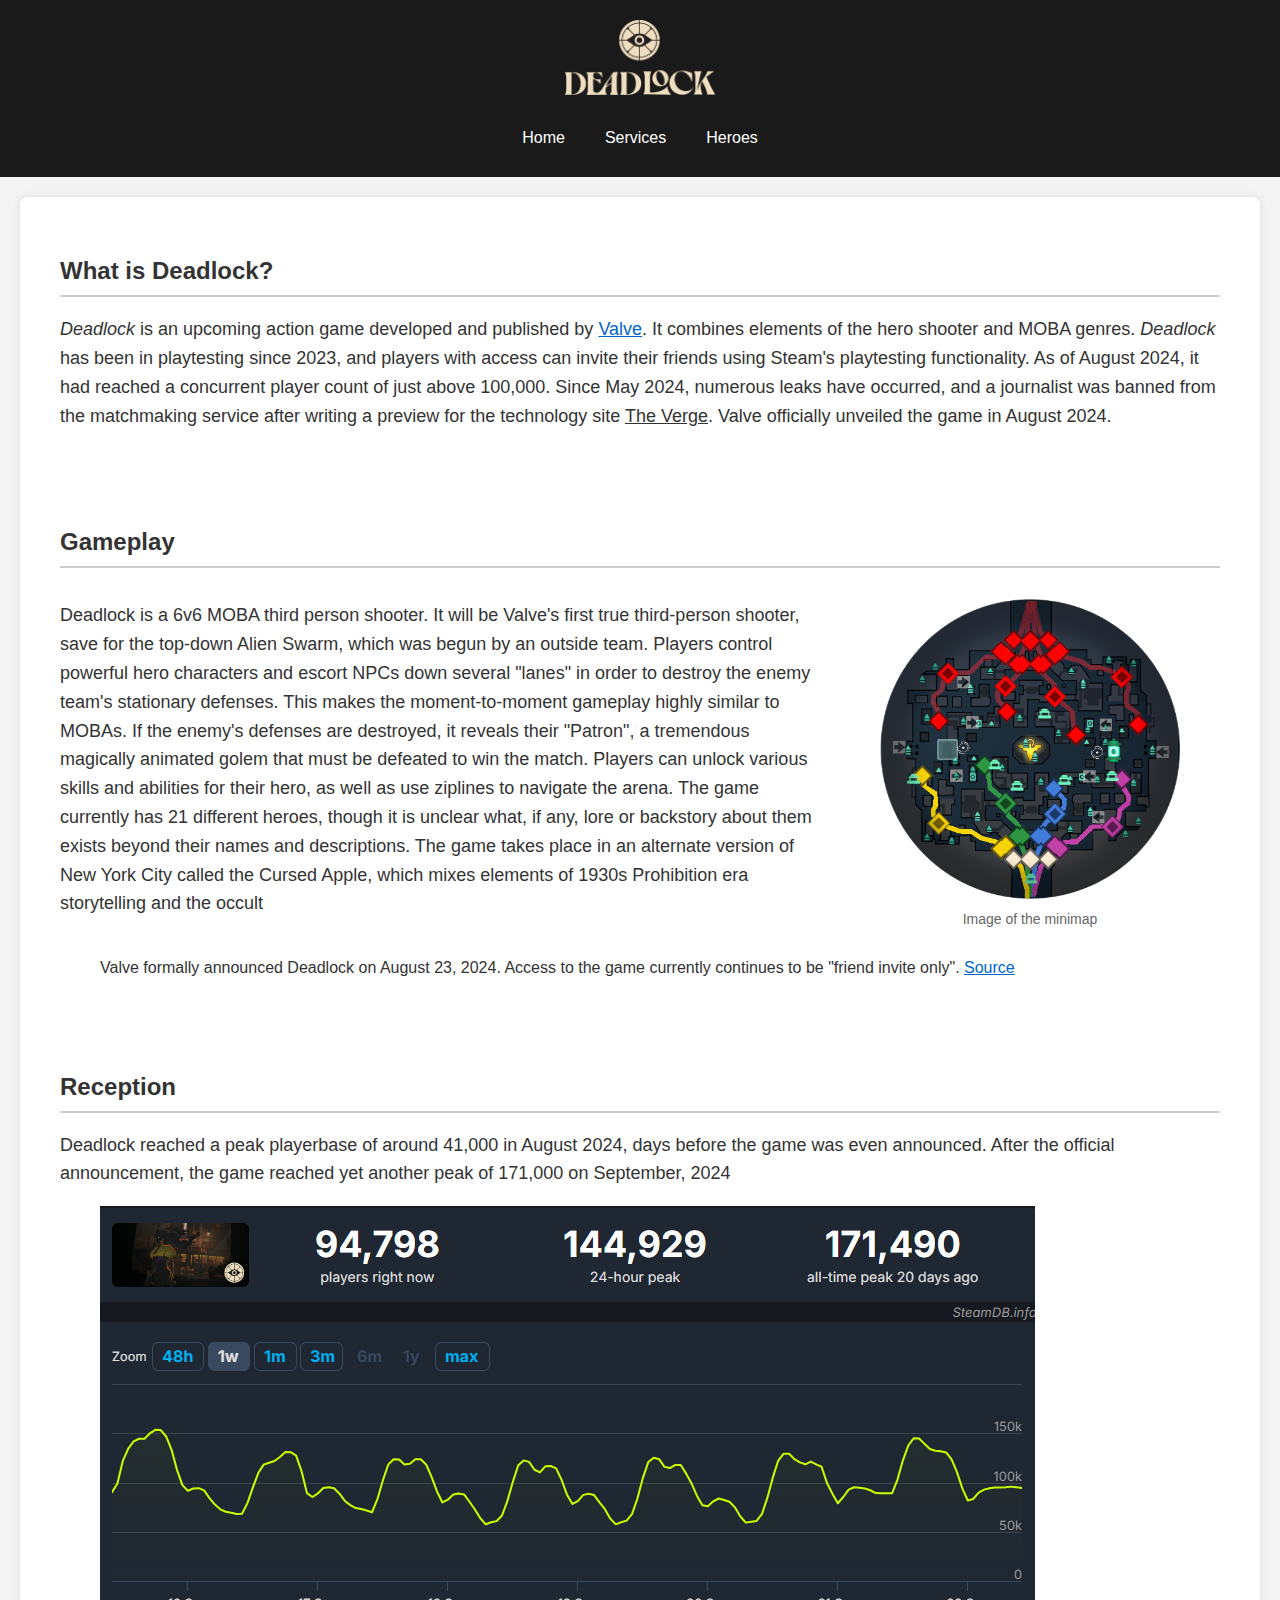
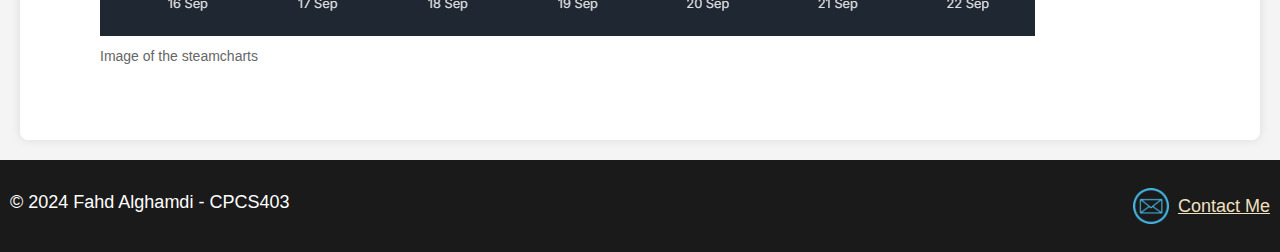
<file: HTML/index.html>
<!-- Name: Fahd Adel Alghamdi -->
<!-- ID: 2135938 -->
<!-- Section: CS1 -->
<!-- Date: 9/22/2024 -->
<!DOCTYPE html>
<html lang="en">
  <head>
    <meta charset="UTF-8" />
    <meta name="viewport" content="width=device-width, initial-scale=1.0" />
    <meta http-equiv="X-UA-Compatible" content="IE=edge" />
    <title>Deadlock Wiki</title>
    <link rel="icon" type="image/png" href="../images/website-logo.png" />
    <link rel="stylesheet" href="../CSS/styles.css" />
  </head>
  <body>
    <header>
      <a href="index.html"
        ><img src="../images/logo.png" alt="Deadlock Logo" class="logo"
      /></a>
      <!-- Navbar at the top with a dropdown list for picking a hero -->
      <nav>
        <ul>
          <li><a href="index.html">Home</a></li>
          <li><a href="services.html">Services</a></li>
          <li class="dropdown">
            <a href="./heroes/heroes.html" class="dropbtn">Heroes</a>
            <div class="dropdown-content">
              <a href="./heroes/heroes-abrams.html">Abrams</a>
              <a href="./heroes/heroes-bebop.html">Bebop</a>
              <a href="./heroes/heroes-dynamo.html">Dynamo</a>
              <a href="">To be continued...</a>
            </div>
          </li>
        </ul>
      </nav>
    </header>

    <main>
      <div>
        <section>
          <h2>What is Deadlock?</h2>
          <p>
            <i>Deadlock</i> is an upcoming action game developed and published
            by
            <a href="https://www.valvesoftware.com/en/" target="_blank">Valve</a
            >. It combines elements of the hero shooter and MOBA genres.
            <i>Deadlock</i> has been in playtesting since 2023, and players with
            access can invite their friends using Steam's playtesting
            functionality. As of August 2024, it had reached a concurrent player
            count of just above 100,000. Since May 2024, numerous leaks have
            occurred, and a journalist was banned from the matchmaking service
            after writing a preview for the technology site <u>The Verge</u>.
            Valve officially unveiled the game in August 2024.
          </p>
        </section>
      </div>

      <div>
        <section>
          <h2>Gameplay</h2>
          <div class="content-wrapper">
            <p>
              Deadlock is a 6v6 MOBA third person shooter. It will be Valve's
              first true third-person shooter, save for the top-down Alien
              Swarm, which was begun by an outside team. Players control
              powerful hero characters and escort NPCs down several "lanes" in
              order to destroy the enemy team's stationary defenses. This makes
              the moment-to-moment gameplay highly similar to MOBAs. If the
              enemy's defenses are destroyed, it reveals their "Patron", a
              tremendous magically animated golem that must be defeated to win
              the match. Players can unlock various skills and abilities for
              their hero, as well as use ziplines to navigate the arena. The
              game currently has 21 different heroes, though it is unclear what,
              if any, lore or backstory about them exists beyond their names and
              descriptions. The game takes place in an alternate version of New
              York City called the Cursed Apple, which mixes elements of 1930s
              Prohibition era storytelling and the occult
            </p>
            <figure>
              <img src="../images/map.png" alt="map" />
              <figcaption>Image of the minimap</figcaption>
            </figure>
          </div>
          <blockquote
            cite="https://www.videogamer.com/news/valve-finally-unveils-deadlock-on-steam-access-is-still-limited-to-friend-invite-via-playtesters/"
          >
            Valve formally announced Deadlock on August 23, 2024. Access to the
            game currently continues to be "friend invite only".
            <a
              href="https://www.videogamer.com/news/valve-finally-unveils-deadlock-on-steam-access-is-still-limited-to-friend-invite-via-playtesters/"
              >Source</a
            >
          </blockquote>
        </section>
      </div>
      <div>
        <section>
          <h2>Reception</h2>
          <div>
            <p>
              Deadlock reached a peak playerbase of around 41,000 in August
              2024, days before the game was even announced. After the official
              announcement, the game reached yet another peak of 171,000 on
              September, 2024
            </p>
            <figure>
              <img src="../images/reception.png" alt="reception" />
              <figcaption>Image of the steamcharts</figcaption>
            </figure>
          </div>
        </section>
      </div>
    </main>
    <footer>
      <div style="display: flex; justify-content: space-between; width: 100%">
        <p>&copy; 2024 Fahd Alghamdi - CPCS403</p>
        <a href="contact.html" style="color: rgb(239, 224, 193)"
          ><p style="display: flex; align-items: center">
            <img
              src="../images/contact.png"
              style="width: 2em; margin-right: 0.5em"
            />Contact Me
          </p></a
        >
      </div>
    </footer>
  </body>
</html>
</file>
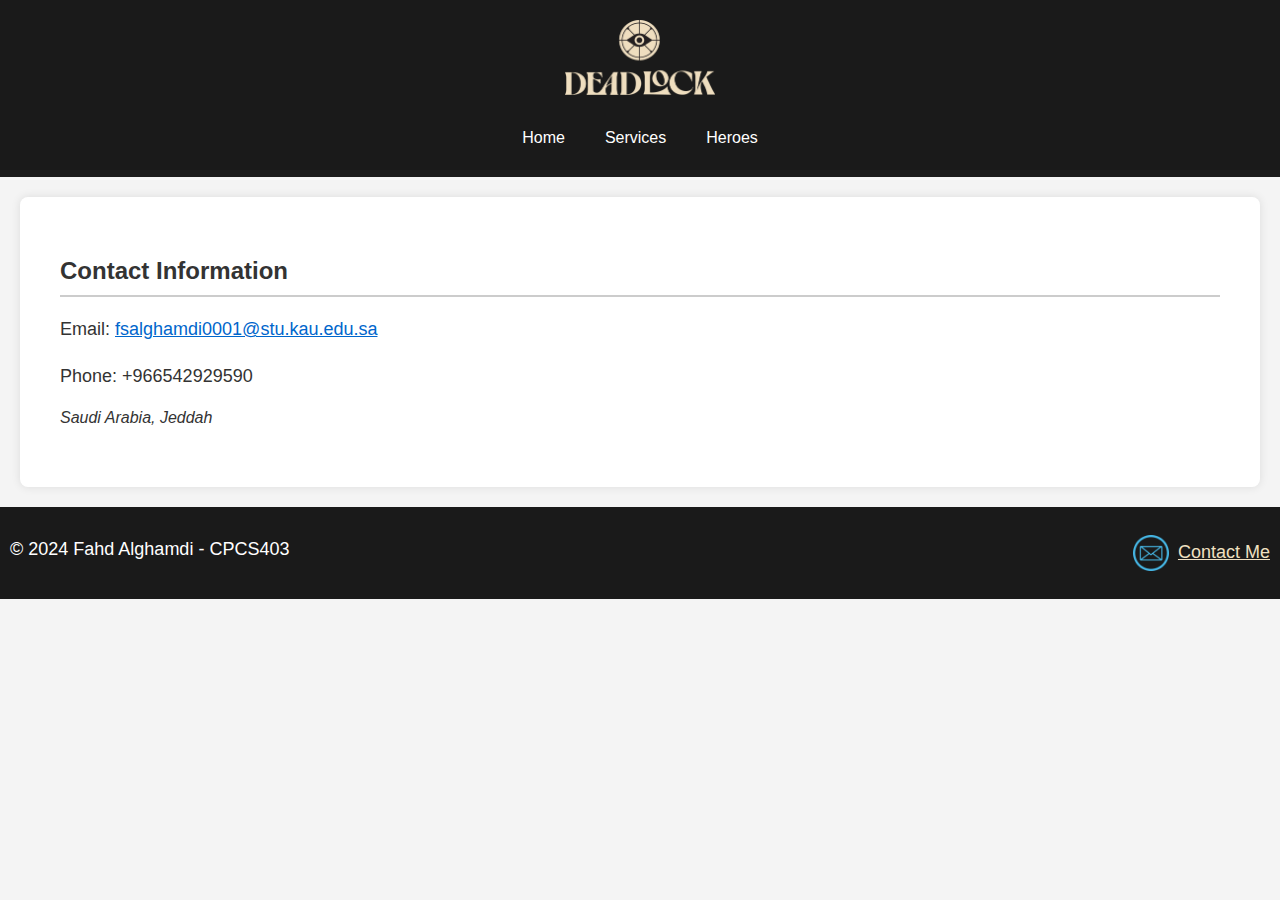
<file: HTML/contact.html>
<!-- Name: Fahd Adel Alghamdi -->
<!-- ID: 2135938 -->
<!-- Section: CS1 -->
<!-- Date: 9/22/2024 -->
<!DOCTYPE html>
<html lang="en">
  <head>
    <meta charset="UTF-8" />
    <meta name="viewport" content="width=device-width, initial-scale=1.0" />
    <meta http-equiv="X-UA-Compatible" content="IE=edge" />
    <title>Contact</title>
    <link rel="icon" type="image/png" href="../images/website-logo.png" />
    <link rel="stylesheet" href="../CSS/styles.css" />
  </head>
  <body>
    <header>
      <a href="index.html"
        ><img src="../images/logo.png" alt="Deadlock Logo" class="logo"
      /></a>
      <!-- Navbar at the top with a dropdown list for picking a hero -->
      <nav>
        <ul>
          <li><a href="index.html">Home</a></li>
          <li><a href="services.html">Services</a></li>
          <li class="dropdown">
            <a href="./heroes/heroes.html" class="dropbtn">Heroes</a>
            <div class="dropdown-content">
              <a href="./heroes/heroes-abrams.html">Abrams</a>
              <a href="./heroes/heroes-bebop.html">Bebop</a>
              <a href="./heroes/heroes-dynamo.html">Dynamo</a>
              <a href="">To be continued...</a>
            </div>
          </li>
        </ul>
      </nav>
    </header>

    <main>
      <section>
        <h2>Contact Information</h2>
        <p>
          Email:
          <a href="mailto:fsalghamdi0001@stu.kau.edu.sa"
            >fsalghamdi0001@stu.kau.edu.sa</a
          >
        </p>
        <p>Phone: +966542929590</p>
        <address>Saudi Arabia, Jeddah</address>
      </section>
    </main>
    <footer>
      <div style="display: flex; justify-content: space-between; width: 100%">
        <p>&copy; 2024 Fahd Alghamdi - CPCS403</p>
        <a href="contact.html" style="color: rgb(239, 224, 193)"
          ><p style="display: flex; align-items: center">
            <img
              src="../images/contact.png"
              style="width: 2em; margin-right: 0.5em"
            />Contact Me
          </p></a
        >
      </div>
    </footer>
  </body>
</html>
</file>
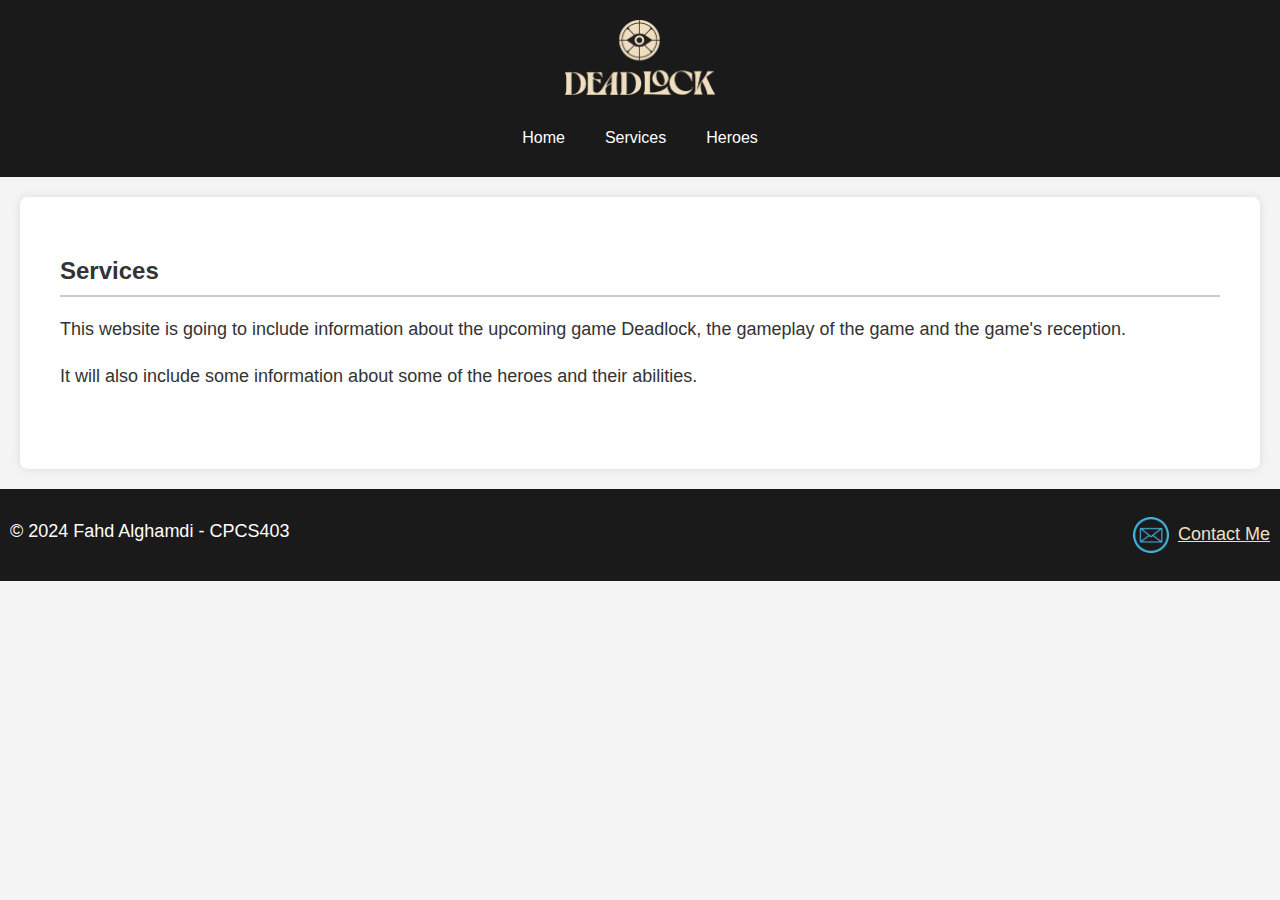
<file: HTML/services.html>
<!-- Name: Fahd Adel Alghamdi -->
<!-- ID: 2135938 -->
<!-- Section: CS1 -->
<!-- Date: 9/22/2024 -->
<!DOCTYPE html>
<html lang="en">
  <head>
    <meta charset="UTF-8" />
    <meta name="viewport" content="width=device-width, initial-scale=1.0" />
    <meta http-equiv="X-UA-Compatible" content="IE=edge" />
    <title>Services</title>
    <link rel="icon" type="image/png" href="../images/website-logo.png" />
    <link rel="stylesheet" href="../CSS/styles.css" />
  </head>
  <body>
    <header>
      <a href="index.html"
        ><img src="../images/logo.png" alt="Deadlock Logo" class="logo"
      /></a>
      <!-- Navbar at the top with a dropdown list for picking a hero -->
      <nav>
        <ul>
          <li><a href="index.html">Home</a></li>
          <li><a href="services.html">Services</a></li>
          <li class="dropdown">
            <a href="./heroes/heroes.html" class="dropbtn">Heroes</a>
            <div class="dropdown-content">
              <a href="./heroes/heroes-abrams.html">Abrams</a>
              <a href="./heroes/heroes-bebop.html">Bebop</a>
              <a href="./heroes/heroes-dynamo.html">Dynamo</a>
              <a href="">To be continued...</a>
            </div>
          </li>
        </ul>
      </nav>
    </header>

    <main>
      <section>
        <h2>Services</h2>
        <p>
          This website is going to include information about the upcoming game
          Deadlock, the gameplay of the game and the game's reception.
        </p>
        <p>
          It will also include some information about some of the heroes and
          their abilities.
        </p>
      </section>
    </main>
    <footer>
      <div style="display: flex; justify-content: space-between; width: 100%">
        <p>&copy; 2024 Fahd Alghamdi - CPCS403</p>
        <a href="contact.html" style="color: rgb(239, 224, 193)"
          ><p style="display: flex; align-items: center">
            <img
              src="../images/contact.png"
              style="width: 2em; margin-right: 0.5em"
            />Contact Me
          </p></a
        >
      </div>
    </footer>
  </body>
</html>
</file>
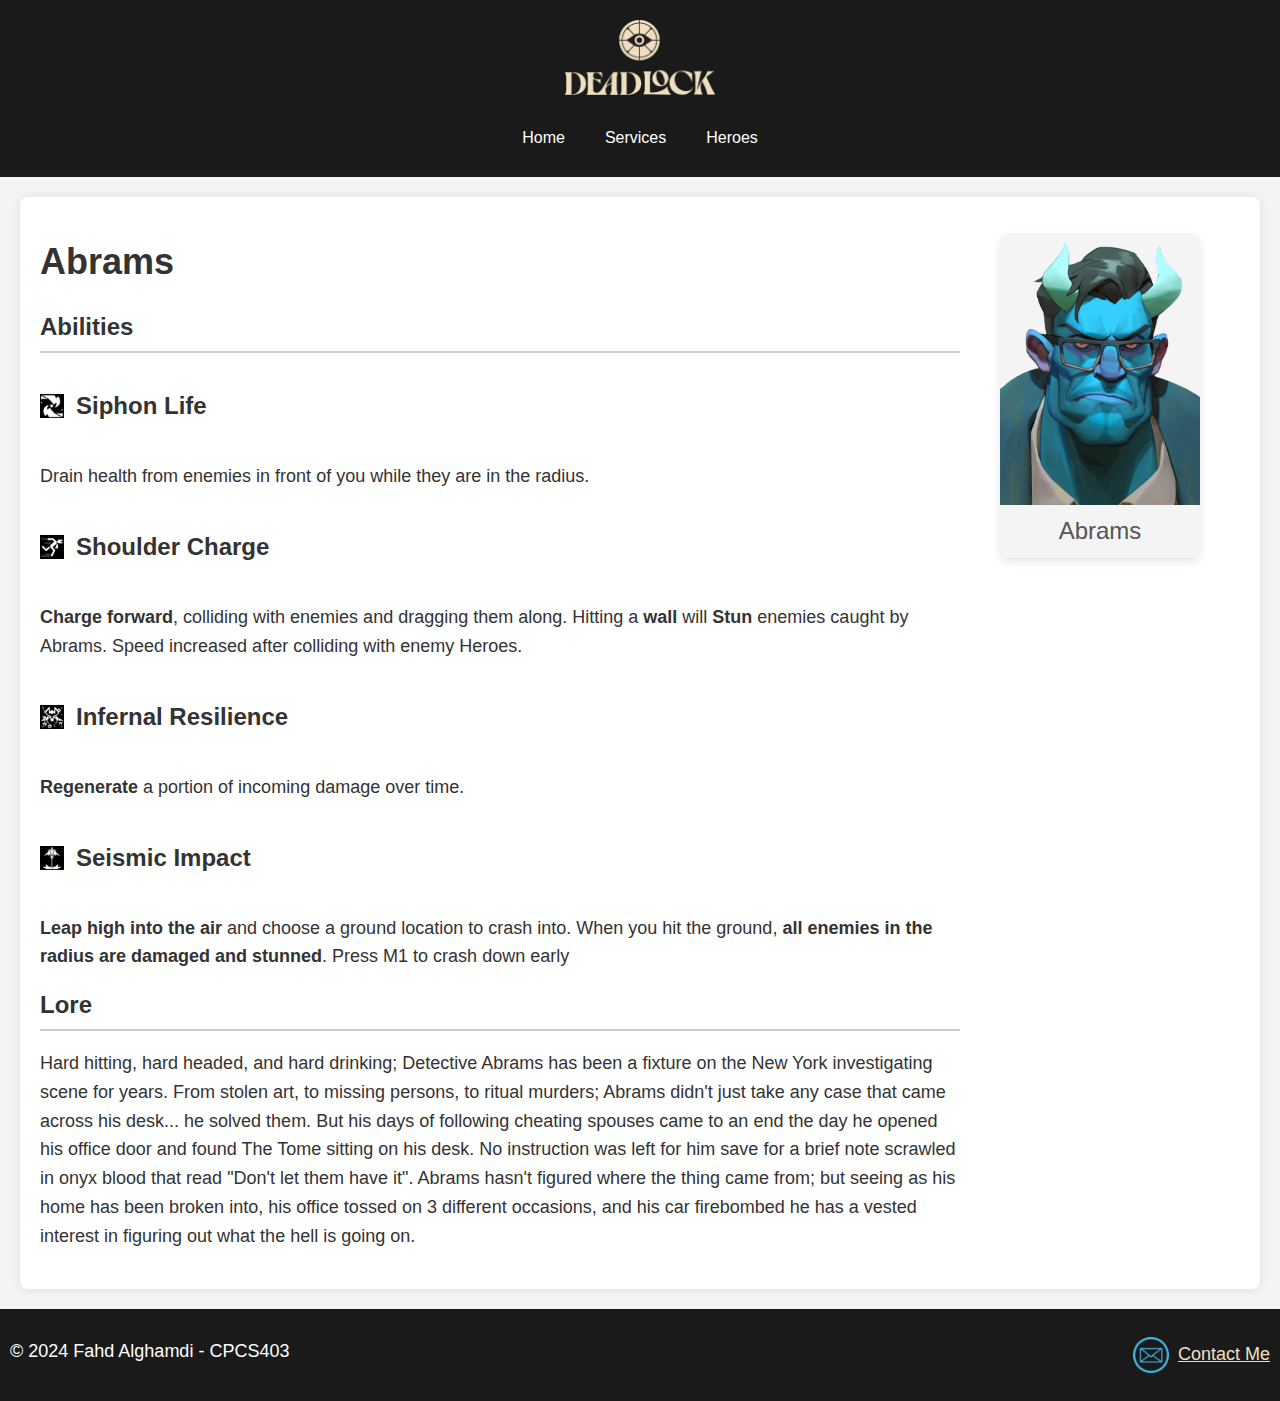
<file: HTML/heroes/heroes-abrams.html>
<!-- Name: Fahd Adel Alghamdi -->
<!-- ID: 2135938 -->
<!-- Section: CS1 -->
<!-- Date: 9/22/2024 -->
<!DOCTYPE html>
<html lang="en">
  <head>
    <meta charset="UTF-8" />
    <meta name="viewport" content="width=device-width, initial-scale=1.0" />
    <meta http-equiv="X-UA-Compatible" content="IE=edge" />
    <title>Abrams</title>
    <link rel="icon" type="image/png" href="../../images/website-logo.png" />
    <link rel="stylesheet" href="../../CSS/styles.css" />
  </head>
  <body>
    <header>
      <a href="../index.html"
        ><img src="../../images/logo.png" alt="Deadlock Logo" class="logo"
      /></a>
      <!-- Navbar at the top with a dropdown list for picking a hero -->
      <nav>
        <ul>
          <li><a href="../index.html">Home</a></li>
          <li><a href="../services.html">Services</a></li>
          <li class="dropdown">
            <a href="heroes.html" class="dropbtn">Heroes</a>
            <div class="dropdown-content">
              <a href="heroes-abrams.html">Abrams</a>
              <a href="heroes-bebop.html">Bebop</a>
              <a href="heroes-dynamo.html">Dynamo</a>
              <a href="">To be continued...</a>
            </div>
          </li>
        </ul>
      </nav>
    </header>

    <main>
      <div class="hero-wiki">
        <div style="display: block">
          <h1>Abrams</h1>
          <h2>Abilities</h2>
          <div>
            <h3>
              <img
                src="../../images/abrams-ability-1.png"
                class="ability-icon"
                alt=""
              />Siphon Life
            </h3>
            <p>
              Drain health from enemies in front of you while they are in the
              radius.
            </p>
          </div>
          <div>
            <h3>
              <img
                src="../../images/abrams-ability-2.png"
                class="ability-icon"
                alt=""
              />Shoulder Charge
            </h3>
            <p>
              <b>Charge forward</b>, colliding with enemies and dragging them
              along. Hitting a <b>wall</b> will <b>Stun</b> enemies caught by
              Abrams. Speed increased after colliding with enemy Heroes.
            </p>
          </div>
          <div>
            <h3>
              <img
                src="../../images/abrams-ability-3.png"
                class="ability-icon"
                alt=""
              />Infernal Resilience
            </h3>
            <p><b>Regenerate</b> a portion of incoming damage over time.</p>
          </div>
          <div>
            <h3>
              <img
                src="../../images/abrams-ability-4.png"
                class="ability-icon"
                alt=""
              />Seismic Impact
            </h3>
            <p>
              <b>Leap high into the air</b> and choose a ground location to
              crash into. When you hit the ground,
              <b>all enemies in the radius are damaged and stunned</b>. Press M1
              to crash down early
            </p>
          </div>
          <h2>Lore</h2>
          <p>
            Hard hitting, hard headed, and hard drinking; Detective Abrams has
            been a fixture on the New York investigating scene for years. From
            stolen art, to missing persons, to ritual murders; Abrams didn't
            just take any case that came across his desk... he solved them. But
            his days of following cheating spouses came to an end the day he
            opened his office door and found The Tome sitting on his desk. No
            instruction was left for him save for a brief note scrawled in onyx
            blood that read "Don't let them have it". Abrams hasn't figured
            where the thing came from; but seeing as his home has been broken
            into, his office tossed on 3 different occasions, and his car
            firebombed he has a vested interest in figuring out what the hell is
            going on.
          </p>
        </div>

        <figure class="hero-wiki-figure">
          <img
            class="figure-img"
            src="../../images/abrams-icon.png"
            alt="Abrams"
          />
          <figcaption class="figure-caption">Abrams</figcaption>
        </figure>
      </div>
    </main>
    <footer>
      <div style="display: flex; justify-content: space-between; width: 100%">
        <p>&copy; 2024 Fahd Alghamdi - CPCS403</p>
        <a href="../contact.html" style="color: rgb(239, 224, 193)"
          ><p style="display: flex; align-items: center">
            <img
              src="../../images/contact.png"
              style="width: 2em; margin-right: 0.5em"
            />Contact Me
          </p></a
        >
      </div>
    </footer>
  </body>
</html>
</file>
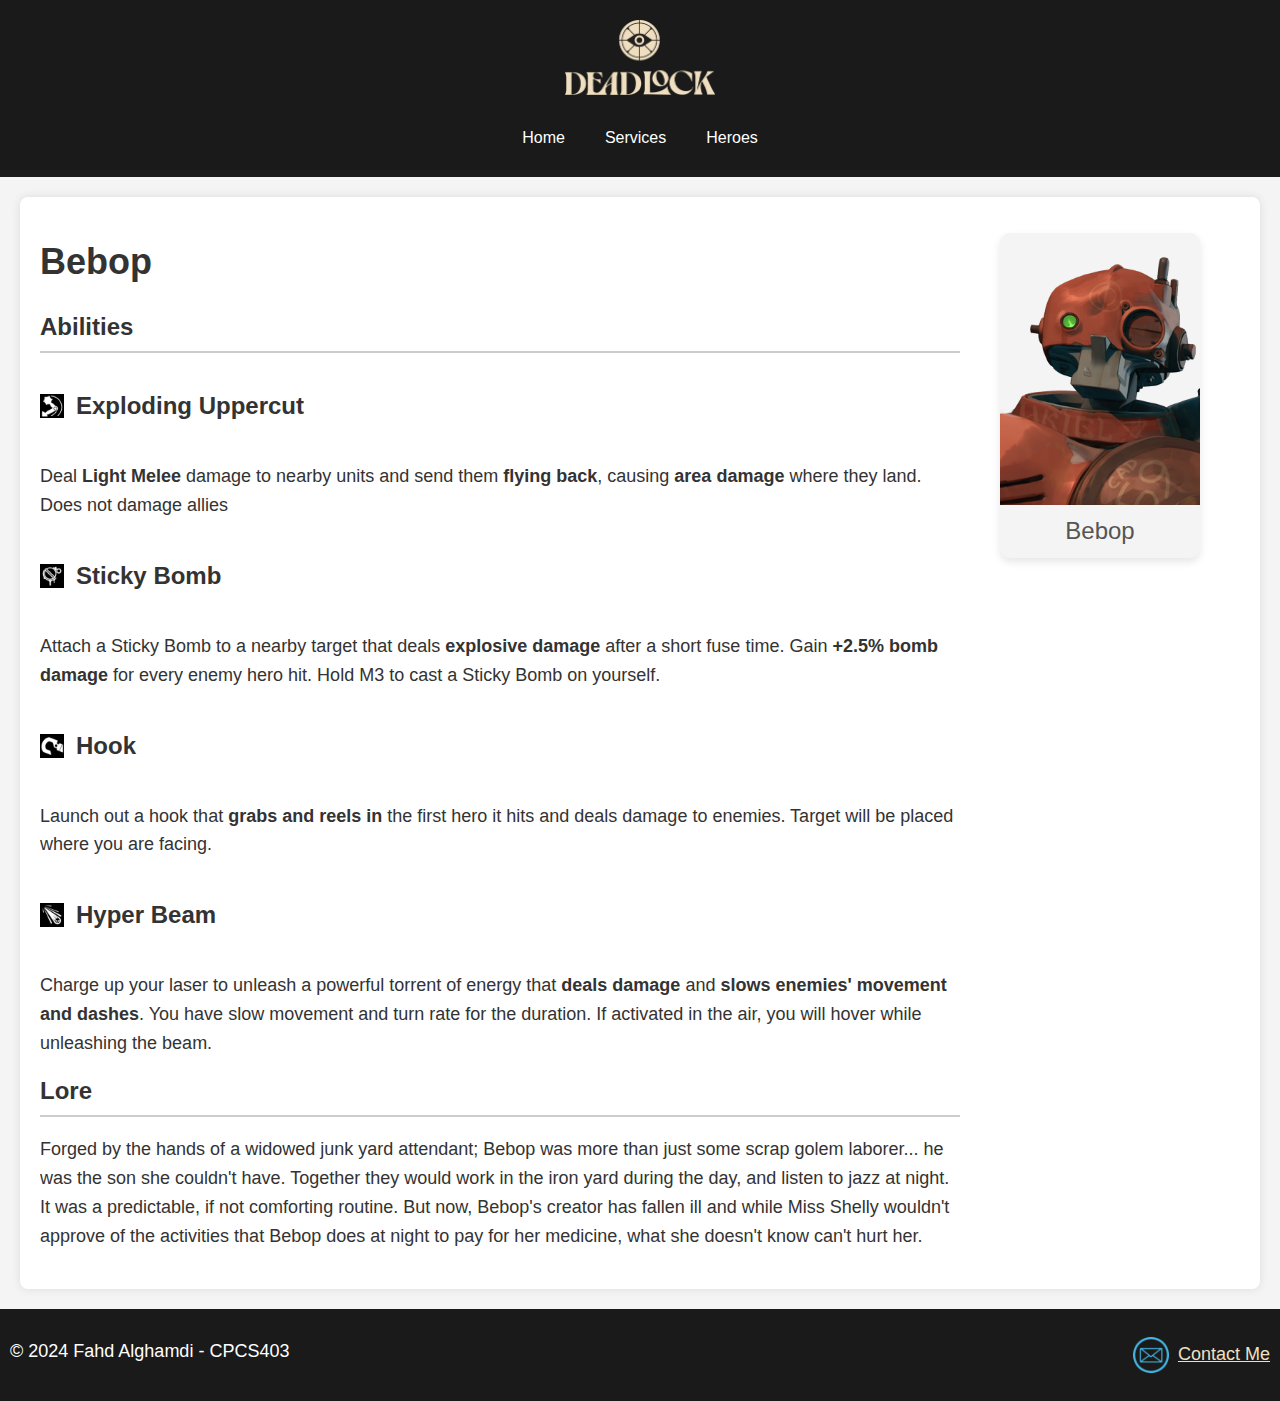
<file: HTML/heroes/heroes-bebop.html>
<!-- Name: Fahd Adel Alghamdi -->
<!-- ID: 2135938 -->
<!-- Section: CS1 -->
<!-- Date: 9/22/2024 -->
<!DOCTYPE html>
<html lang="en">
  <head>
    <meta charset="UTF-8" />
    <meta name="viewport" content="width=device-width, initial-scale=1.0" />
    <meta http-equiv="X-UA-Compatible" content="IE=edge" />
    <title>Bebop</title>
    <link rel="icon" type="image/png" href="../../images/website-logo.png" />
    <link rel="stylesheet" href="../../CSS/styles.css" />
  </head>
  <body>
    <header>
      <a href="../index.html"
        ><img src="../../images/logo.png" alt="Deadlock Logo" class="logo"
      /></a>
      <!-- Navbar at the top with a dropdown list for picking a hero -->
      <nav>
        <ul>
          <li><a href="../index.html">Home</a></li>
          <li><a href="../services.html">Services</a></li>
          <li class="dropdown">
            <a href="heroes.html" class="dropbtn">Heroes</a>
            <div class="dropdown-content">
              <a href="heroes-abrams.html">Abrams</a>
              <a href="heroes-bebop.html">Bebop</a>
              <a href="heroes-dynamo.html">Dynamo</a>
              <a href="">To be continued...</a>
            </div>
          </li>
        </ul>
      </nav>
    </header>

    <main>
      <div class="hero-wiki">
        <div style="display: block">
          <h1>Bebop</h1>
          <h2>Abilities</h2>
          <div>
            <h3>
              <img
                src="../../images/bebop-ability-1.png"
                class="ability-icon"
                alt=""
              />Exploding Uppercut
            </h3>
            <p>
              Deal <b>Light Melee</b> damage to nearby units and send them
              <b>flying back</b>, causing <b>area damage</b> where they land.
              Does not damage allies
            </p>
          </div>
          <div>
            <h3>
              <img
                src="../../images/bebop-ability-2.png"
                class="ability-icon"
                alt=""
              />Sticky Bomb
            </h3>
            <p>
              Attach a Sticky Bomb to a nearby target that deals
              <b>explosive damage</b> after a short fuse time. Gain
              <b>+2.5% bomb damage</b> for every enemy hero hit. Hold M3 to cast
              a Sticky Bomb on yourself.
            </p>
          </div>
          <div>
            <h3>
              <img
                src="../../images/bebop-ability-3.png"
                class="ability-icon"
                alt=""
              />Hook
            </h3>
            <p>
              Launch out a hook that <b>grabs and reels in</b> the first hero it
              hits and deals damage to enemies. Target will be placed where you
              are facing.
            </p>
          </div>
          <div>
            <h3>
              <img
                src="../../images/bebop-ability-4.png"
                class="ability-icon"
                alt=""
              />Hyper Beam
            </h3>
            <p>
              Charge up your laser to unleash a powerful torrent of energy that
              <b>deals damage</b> and <b>slows enemies' movement and dashes</b>.
              You have slow movement and turn rate for the duration. If
              activated in the air, you will hover while unleashing the beam.
            </p>
          </div>
          <h2>Lore</h2>
          <p>
            Forged by the hands of a widowed junk yard attendant; Bebop was more
            than just some scrap golem laborer... he was the son she couldn't
            have. Together they would work in the iron yard during the day, and
            listen to jazz at night. It was a predictable, if not comforting
            routine. But now, Bebop's creator has fallen ill and while Miss
            Shelly wouldn't approve of the activities that Bebop does at night
            to pay for her medicine, what she doesn't know can't hurt her.
          </p>
        </div>

        <figure class="hero-wiki-figure">
          <img
            class="figure-img"
            src="../../images/bebop-icon.png"
            alt="Bebop"
          />
          <figcaption class="figure-caption">Bebop</figcaption>
        </figure>
      </div>
    </main>
    <footer>
      <div style="display: flex; justify-content: space-between; width: 100%">
        <p>&copy; 2024 Fahd Alghamdi - CPCS403</p>
        <a href="../contact.html" style="color: rgb(239, 224, 193)"
          ><p style="display: flex; align-items: center">
            <img
              src="../../images/contact.png"
              style="width: 2em; margin-right: 0.5em"
            />Contact Me
          </p></a
        >
      </div>
    </footer>
  </body>
</html>
</file>
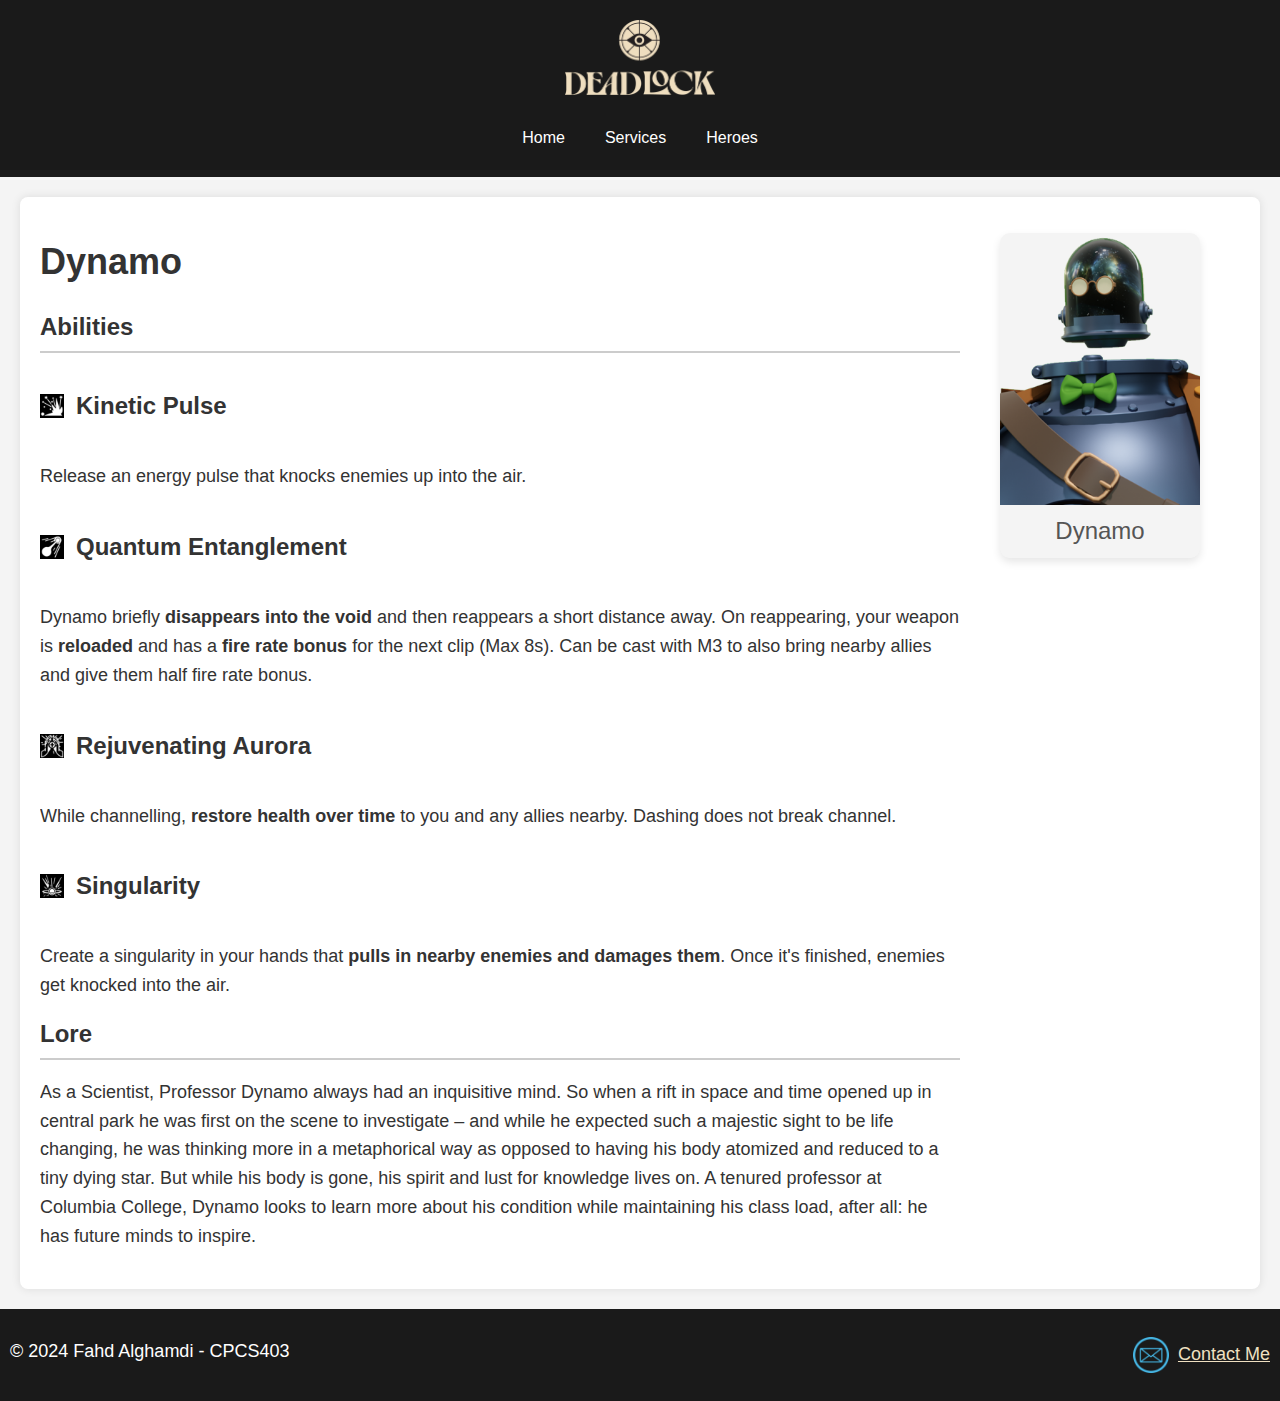
<file: HTML/heroes/heroes-dynamo.html>
<!-- Name: Fahd Adel Alghamdi -->
<!-- ID: 2135938 -->
<!-- Section: CS1 -->
<!-- Date: 9/22/2024 -->
<!DOCTYPE html>
<html lang="en">
  <head>
    <meta charset="UTF-8" />
    <meta name="viewport" content="width=device-width, initial-scale=1.0" />
    <meta http-equiv="X-UA-Compatible" content="IE=edge" />
    <title>Dynamo</title>
    <link rel="icon" type="image/png" href="../../images/website-logo.png" />
    <link rel="stylesheet" href="../../CSS/styles.css" />
  </head>
  <body>
    <header>
      <a href="../index.html"
        ><img src="../../images/logo.png" alt="Deadlock Logo" class="logo"
      /></a>
      <!-- Navbar at the top with a dropdown list for picking a hero -->
      <nav>
        <ul>
          <li><a href="../index.html">Home</a></li>
          <li><a href="../services.html">Services</a></li>
          <li class="dropdown">
            <a href="heroes.html" class="dropbtn">Heroes</a>
            <div class="dropdown-content">
              <a href="heroes-abrams.html">Abrams</a>
              <a href="heroes-bebop.html">Bebop</a>
              <a href="heroes-dynamo.html">Dynamo</a>
              <a href="">To be continued...</a>
            </div>
          </li>
        </ul>
      </nav>
    </header>

    <main>
      <div class="hero-wiki">
        <div style="display: block">
          <h1>Dynamo</h1>
          <h2>Abilities</h2>
          <div>
            <h3>
              <img
                src="../../images/dynamo-ability-1.png"
                class="ability-icon"
                alt=""
              />Kinetic Pulse
            </h3>
            <p>Release an energy pulse that knocks enemies up into the air.</p>
          </div>
          <div>
            <h3>
              <img
                src="../../images/dynamo-ability-2.png"
                class="ability-icon"
                alt=""
              />Quantum Entanglement
            </h3>
            <p>
              Dynamo briefly <b>disappears into the void</b> and then reappears
              a short distance away. On reappearing, your weapon is
              <b>reloaded</b> and has a <b>fire rate bonus</b> for the next clip
              (Max 8s). Can be cast with M3 to also bring nearby allies and give
              them half fire rate bonus.
            </p>
          </div>
          <div>
            <h3>
              <img
                src="../../images/dynamo-ability-3.png"
                class="ability-icon"
                alt=""
              />Rejuvenating Aurora
            </h3>
            <p>
              While channelling, <b>restore health over time</b> to you and any
              allies nearby. Dashing does not break channel.
            </p>
          </div>
          <div>
            <h3>
              <img
                src="../../images/dynamo-ability-4.png"
                class="ability-icon"
                alt=""
              />Singularity
            </h3>
            <p>
              Create a singularity in your hands that
              <b>pulls in nearby enemies and damages them</b>. Once it's
              finished, enemies get knocked into the air.
            </p>
          </div>
          <h2>Lore</h2>
          <p>
            As a Scientist, Professor Dynamo always had an inquisitive mind. So
            when a rift in space and time opened up in central park he was first
            on the scene to investigate – and while he expected such a majestic
            sight to be life changing, he was thinking more in a metaphorical
            way as opposed to having his body atomized and reduced to a tiny
            dying star. But while his body is gone, his spirit and lust for
            knowledge lives on. A tenured professor at Columbia College, Dynamo
            looks to learn more about his condition while maintaining his class
            load, after all: he has future minds to inspire.
          </p>
        </div>

        <figure class="hero-wiki-figure">
          <img
            class="figure-img"
            src="../../images/dynamo-icon.png"
            alt="Dynamo"
          />
          <figcaption class="figure-caption">Dynamo</figcaption>
        </figure>
      </div>
    </main>
    <footer>
      <div style="display: flex; justify-content: space-between; width: 100%">
        <p>&copy; 2024 Fahd Alghamdi - CPCS403</p>
        <a href="../contact.html" style="color: rgb(239, 224, 193)"
          ><p style="display: flex; align-items: center">
            <img
              src="../../images/contact.png"
              style="width: 2em; margin-right: 0.5em"
            />Contact Me
          </p></a
        >
      </div>
    </footer>
  </body>
</html>
</file>
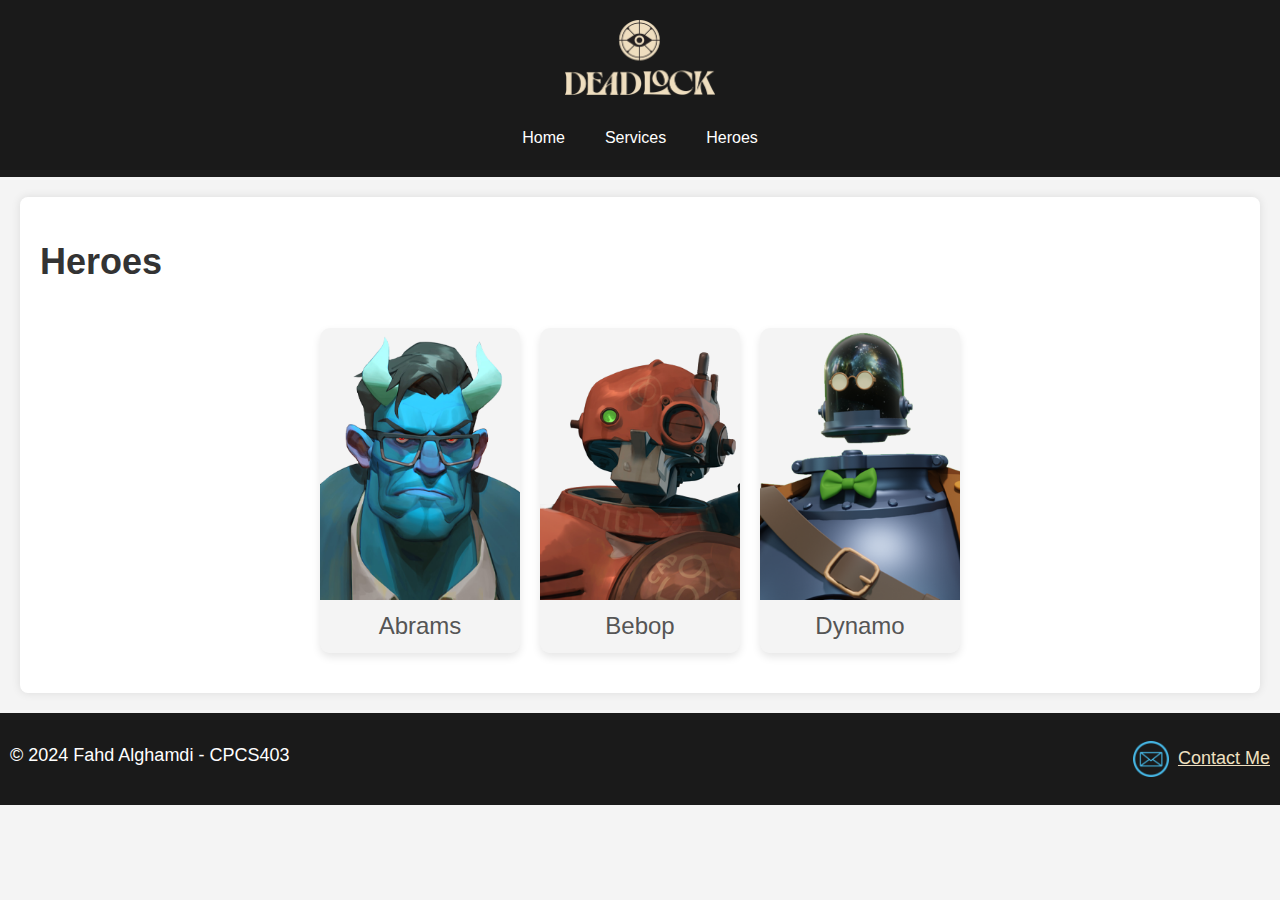
<file: HTML/heroes/heroes.html>
<!-- Name: Fahd Adel Alghamdi -->
<!-- ID: 2135938 -->
<!-- Section: CS1 -->
<!-- Date: 9/22/2024 -->
<!DOCTYPE html>
<html lang="en">
  <head>
    <meta charset="UTF-8" />
    <meta name="viewport" content="width=device-width, initial-scale=1.0" />
    <meta http-equiv="X-UA-Compatible" content="IE=edge" />
    <title>Heroes</title>
    <link rel="icon" type="image/png" href="../../images/website-logo.png" />
    <link rel="stylesheet" href="../../CSS/styles.css" />
  </head>
  <body>
    <header>
      <a href="../index.html"
        ><img src="../../images/logo.png" alt="Deadlock Logo" class="logo"
      /></a>
      <!-- Navbar at the top with a dropdown list for picking a hero -->
      <nav>
        <ul>
          <li><a href="../index.html">Home</a></li>
          <li><a href="../services.html">Services</a></li>
          <li class="dropdown">
            <a href="heroes.html" class="dropbtn">Heroes</a>
            <div class="dropdown-content">
              <a href="heroes-abrams.html">Abrams</a>
              <a href="heroes-bebop.html">Bebop</a>
              <a href="heroes-dynamo.html">Dynamo</a>
              <a href="">To be continued...</a>
            </div>
          </li>
        </ul>
      </nav>
    </header>

    <main>
      <h1>Heroes</h1>
      <div class="heroes-gallery">
        <figure class="heroes-figure">
          <a href="heroes-abrams.html" style="text-decoration: none"
            ><img
              class="figure-img"
              src="../../images/abrams-icon.png"
              alt="Abrams"
            />
            <figcaption class="figure-caption">Abrams</figcaption></a
          >
        </figure>

        <figure class="heroes-figure">
          <a href="heroes-bebop.html" style="text-decoration: none"
            ><img
              class="figure-img"
              src="../../images/bebop-icon.png"
              alt="Bebop"
            />
            <figcaption class="figure-caption">Bebop</figcaption></a
          >
        </figure>

        <figure class="heroes-figure">
          <a href="heroes-dynamo.html" style="text-decoration: none"
            ><img
              class="figure-img"
              src="../../images/dynamo-icon.png"
              alt="Dynamo"
            />
            <figcaption class="figure-caption">Dynamo</figcaption></a
          >
        </figure>
      </div>
    </main>
    <footer>
      <div style="display: flex; justify-content: space-between; width: 100%">
        <p>&copy; 2024 Fahd Alghamdi - CPCS403</p>
        <a href="../contact.html" style="color: rgb(239, 224, 193)"
          ><p style="display: flex; align-items: center">
            <img
              src="../../images/contact.png"
              style="width: 2em; margin-right: 0.5em"
            />Contact Me
          </p></a
        >
      </div>
    </footer>
  </body>
</html>
</file>
<file: CSS/styles.css>
body {
    font-family: Arial, sans-serif;
    background-color: #f4f4f4;
    color: #333;
    margin: 0;
    padding: 0;
}

header {
    background-color: #1a1a1a;
    color: white;
    text-align: center;
    padding: 20px;
    margin-bottom: 20px;
}

header .logo {
    width: 150px;
    height: auto;
}

h1 {
    font-size: 36px;
    color: #333;
    padding-bottom: 10px;
    margin-bottom: 15px;
}

/* navbar styling */

nav ul {
    list-style-type: none;
    padding: 0;
    margin: 20px 0 0;
    background-color: #1a1a1a;
    display: flex;
    justify-content: center;
}

nav ul li {
    position: relative;
}

nav ul li a {
    display: block;
    padding: 10px 20px;
    color: white;
    text-decoration: none;
}

nav ul li a:hover, .dropdown:hover .dropbtn {
    background-color: #575757;
}

nav ul .dropdown-content {
    display: none;
    position: absolute;
    background-color: #575757;
    min-width: 160px;
    z-index: 1;
}

nav ul .dropdown-content a {
    color: white;
    padding: 12px 16px;
    text-decoration: none;
    display: block;
    text-align: left;
}

nav ul .dropdown-content a:hover {
    background-color: #333;
}

nav ul .dropdown:hover .dropdown-content {
    display: block;
}

main {
    padding: 20px;
    max-width: 1200px;
    margin: 0 auto;
    background-color: white;
    border-radius: 8px;
    box-shadow: 0 0 10px rgba(0,0,0,0.1);
}

section {
    padding: 20px;
    margin-bottom: 20px;
}

h2 {
    font-size: 24px;
    color: #333;
    border-bottom: 2px solid #ccc;
    padding-bottom: 10px;
    margin-bottom: 15px;
}

h3 {
    font-size: 1.5em;
    display: inline-flex;
    align-items: center;
    
}

p {
    font-size: 18px;
    line-height: 1.6;
}

a {
    color: #0066cc;
}

a:hover {
    color: rgb(239, 224, 193);
}

nav ul li a:hover, .dropdown:hover .dropbtn {
    background-color: #575757;
}

nav ul .dropdown-content a:hover {
    background-color: #333;
}


footer {
    text-align: center;
    padding: 10px;
    background-color: #1a1a1a;
    color: white;
    margin-top: 20px;
}

/* Content wrapper for image + text in index page */

.content-wrapper {
    display: flex;
    justify-content: space-between;
    align-items: flex-start;
    gap: 20px;
}

.content-wrapper p {
    flex: 1;
}

.content-wrapper figure {
    flex-shrink: 0;
    max-width: 300px;
    text-align: center;
}

.content-wrapper img {
    width: 100%;
    height: auto;
}

figcaption {
    font-size: 14px;
    color: #666;
    margin-top: 8px;
}

/* For the hero page */

.heroes-gallery {
    display: flex;
    flex-wrap: wrap;
    justify-content: center;
    gap: 20px;
    padding: 20px;
}

.heroes-figure {
    margin: 0;
    padding: 0;
    max-width: 200px;
    text-align: center;
    background-color: #f4f4f4;
    border-radius: 10px;
    box-shadow: 0 4px 8px rgba(0, 0, 0, 0.1);
}

.figure-img {
    width: 100%;
    border-radius: 10px 10px 0 0;
}

.figure-caption {
    padding-bottom: 13px;
    font-size: 24px;
    color: #555;
    background-color: #f4f4f4;
    border-radius: 0 0 10px 10px;
}

/* For each hero page */

.ability {
    background-color: black;
}

.hero-wiki {
    display: flex;
    overflow: auto;
    justify-content: space-between;
    align-items: flex-start;
    gap: 20px;
    position: relative;
}

.hero-wiki-figure {
    margin-left: 20px;
    width: 200px;
    flex-shrink: 0;
    text-align: center;
    background-color: #f4f4f4;
    border-radius: 10px;
    box-shadow: 0 4px 8px rgba(0, 0, 0, 0.1);
}

.ability-icon {
    background-color: black;
    width: 1em;
    height: 1em;
    vertical-align: middle;
    margin-right: 0.5em;
}

@media (max-width: 768px) {
    header h1 {
        font-size: 28px;
    }

    nav ul {
        flex-direction: column;
        text-align: center;
    }

    main {
        padding: 10px;
    }
}
</file>
